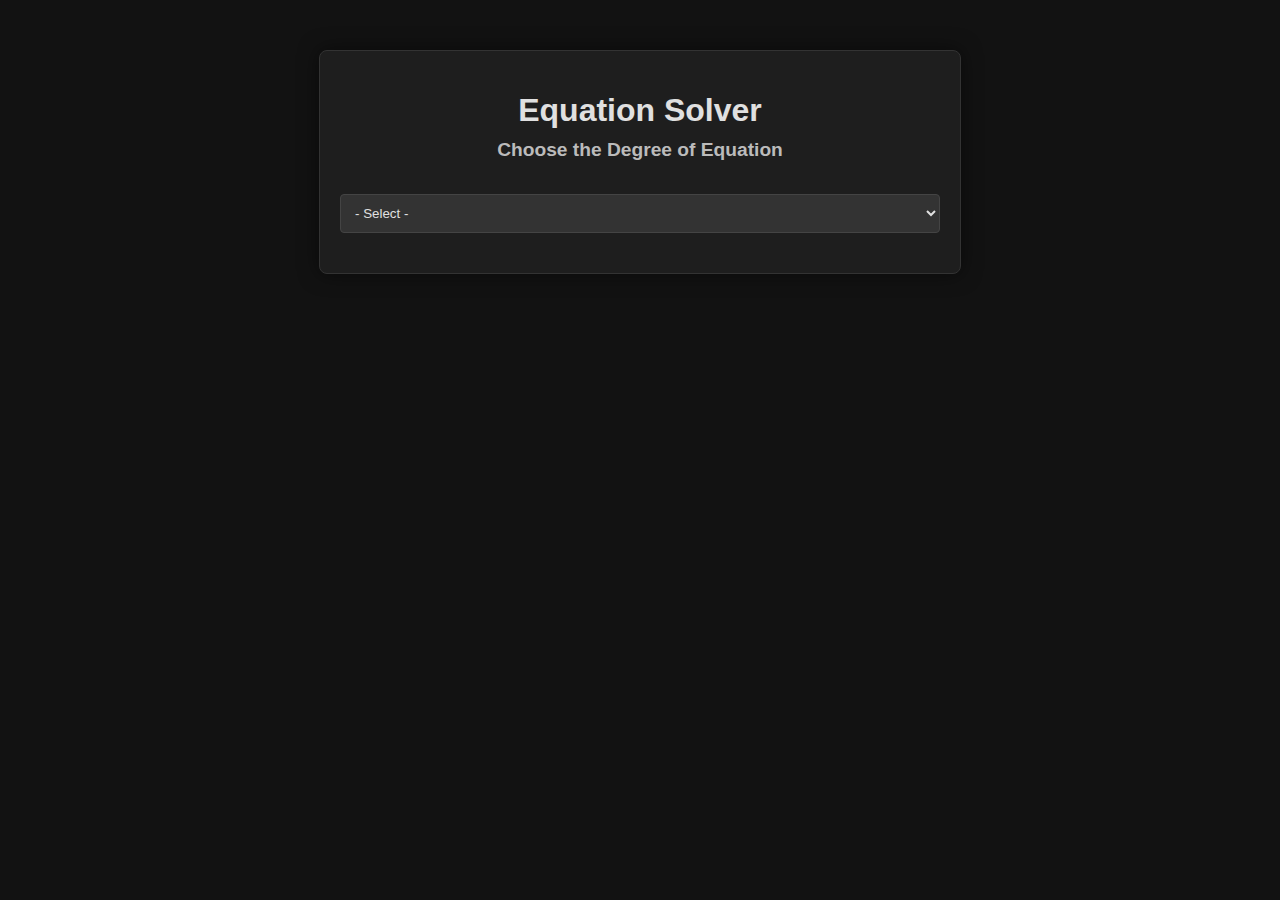
<file: equation.html>
<!DOCTYPE html>
<html lang="en">
<head>
    <meta charset="UTF-8">
    <meta name="viewport" content="width=device-width, initial-scale=1.0">
    <title>Equation Solver</title>
    <link rel="stylesheet" href="equation.css">
</head>
<body>
    <div class="main">
        <h1 class="title">Equation Solver</h1>
        <h5 class="subtitle">Choose the Degree of Equation</h5>
        <select id="equationDegree" class="select-category">
            <option value="">- Select -</option>
            <option value="linear">Linear</option>
            <option value="quadratic">Quadratic</option>
            <option value="cubic">Cubic</option>
        </select>

        <div class="container" id="linearSection" style="display:none;">
            <h2 class="category-title">Linear Equation</h2>
            <h5 class="subtitle">Number of Variables</h5>
            <select id="numVariables" class="select-category">
                <option value="">- Select -</option>
                <option value="1">1</option>
                <option value="2">2</option>
                <option value="3">3</option>
            </select>
            <div id="linearInputs"></div>
            <button onclick="solveLinear()" class="convert-button">Calculate</button>
            <div class="result">
                <p id="linearResult">Result will be displayed here</p>
            </div>
        </div>

        <div class="container" id="quadraticSection" style="display:none;">
            <h2 class="category-title">Quadratic Equation</h2>
            <div class="form-group">
                <label for="qa">Coefficient a:</label>
                <input type="number" id="qa" class="select-category">
            </div>
            <div class="form-group">
                <label for="qb">Coefficient b:</label>
                <input type="number" id="qb" class="select-category">
            </div>
            <div class="form-group">
                <label for="qc">Coefficient c:</label>
                <input type="number" id="qc" class="select-category">
            </div>
            <button onclick="solveQuadratic()" class="convert-button">Calculate</button>
            <div class="result">
                <p id="quadraticResult">Result will be displayed here</p>
            </div>
        </div>

        <div class="container" id="cubicSection" style="display:none;">
            <h2 class="category-title">Cubic Equation</h2>
            <div class="form-group">
                <label for="ca">Coefficient a:</label>
                <input type="number" id="ca" class="select-category">
            </div>
            <div class="form-group">
                <label for="cb">Coefficient b:</label>
                <input type="number" id="cb" class="select-category">
            </div>
            <div class="form-group">
                <label for="cc">Coefficient c:</label>
                <input type="number" id="cc" class="select-category">
            </div>
            <div class="form-group">
                <label for="cd">Coefficient d:</label>
                <input type="number" id="cd" class="select-category">
            </div>
            <button onclick="solveCubic()" class="convert-button">Calculate</button>
            <div class="result">
                <p id="cubicResult">Result will be displayed here</p>
            </div>
        </div>
    </div>
    <script src="equation.js"></script>
</body>
</html>
</file>
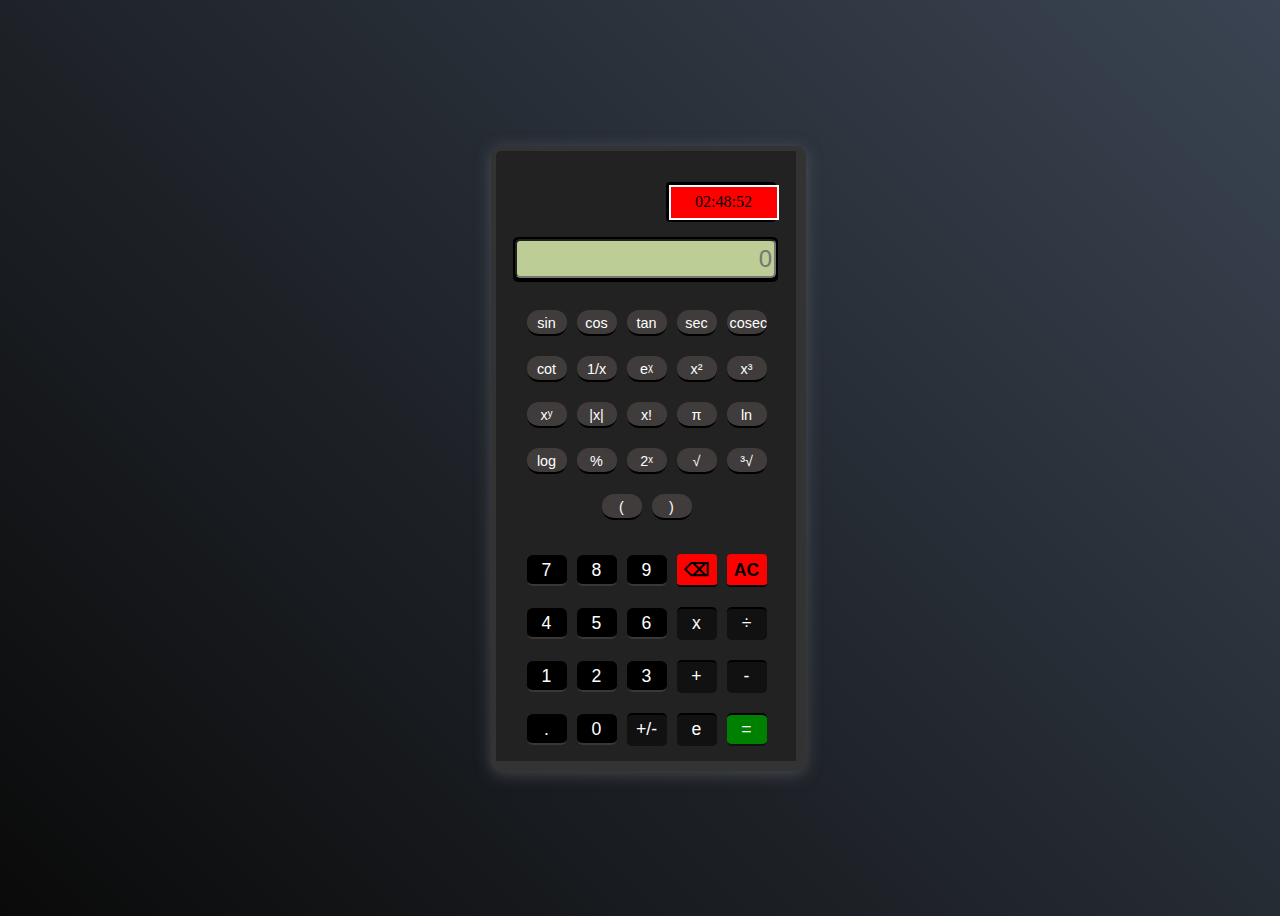
<file: scientific_calculator.html>
<!DOCTYPE html>
<html lang="en">
<head>
    <meta charset="UTF-8">
    <meta name="viewport" content="width=device-width, initial-scale=1.0">
    <title>Scientific Calculator</title>
    <link rel="stylesheet" href="scientific_calculator_styles.css">
</head>
<body onload="startTime()">
    <div class="cal-container">
        <!-- clock -->
        <div class="clock">
            <p id="time">Time goes here</p>
        </div>

        <!-- screen -->
        <div class="display">
            <input type="text" id="screen" placeholder="0" readonly>
        </div>

        <!-- calculator keys -->
        <div class="keys">
            <p>
                <input type="button" value="sin" class="btn btn-sign" onclick="press('sin(')">
                <input type="button" value="cos" class="btn btn-sign" onclick="press('cos(')">
                <input type="button" value="tan" class="btn btn-sign" onclick="press('tan(')">
                <input type="button" value="sec" class="btn btn-sign" onclick="press('sec(')">
                <input type="button" value="cosec" class="btn btn-sign" onclick="press('cosec(')">
            </p>

            <p>
                <input type="button" value="cot" class="btn btn-sign" onclick="press('cot(')">
                <input type="button" value="1/x" class="btn btn-sign" onclick="press('1/')">
                <input type="button" value="eᵡ" class="btn btn-sign" onclick="press('exp(')">
                <input type="button" value="x²" class="btn btn-sign" onclick="press('^2')">
                <input type="button" value="x³" class="btn btn-sign" onclick="press('^3')">
            </p>

            <p>
                <input type="button" value="xʸ" class="btn btn-sign" onclick="press('^(')">
                <input type="button" value="|x|" class="btn btn-sign" onclick="press('abs(')">
                <input type="button" value="x!" class="btn btn-sign" onclick="press('fact(')">
                <input type="button" value="π" class="btn btn-sign" onclick="press(Math.PI)">
                <input type="button" value="ln" class="btn btn-sign" onclick="press('log(')">
            </p>

            <p>
                <input type="button" value="log" class="btn btn-sign" onclick="press('log10(')">
                <input type="button" value="%" class="btn btn-sign" onclick="press('/100')">
                <input type="button" value="2ˣ" class="btn btn-sign" onclick="press('2^(')">
                <input type="button" value="√" class="btn btn-sign" onclick="press('sqrt(')">
                <input type="button" value="³√" class="btn btn-sign" onclick="press('cbrt(')">
            </p>

            <p>
                <input type="button" value="(" class="btn btn-sign" onclick="press('(')">
                <input type="button" value=")" class="btn btn-sign" onclick="press(')')">
            </p>

            <p style="margin-top: 30px;">
                <input type="button" value="7" class="btn btn-num" onclick="press(7)">
                <input type="button" value="8" class="btn btn-num" onclick="press(8)">
                <input type="button" value="9" class="btn btn-num" onclick="press(9)">
                <input type="button" value="⌫" class="btn btn-red" onclick="backspace()">
                <input type="button" value="AC" class="btn btn-red" onclick="clearScreen()">
            </p>
            <p>
                <input type="button" value="4" class="btn btn-num" onclick="press(4)">
                <input type="button" value="5" class="btn btn-num" onclick="press(5)">
                <input type="button" value="6" class="btn btn-num" onclick="press(6)">
                <input type="button" value="x" class="btn btn-opera" onclick="press('*')">
                <input type="button" value="÷" class="btn btn-opera" onclick="press('/')">
            </p>
            <p>
                <input type="button" value="1" class="btn btn-num" onclick="press(1)">
                <input type="button" value="2" class="btn btn-num" onclick="press(2)">
                <input type="button" value="3" class="btn btn-num" onclick="press(3)">
                <input type="button" value="+" class="btn btn-opera" onclick="press('+')">
                <input type="button" value="-" class="btn btn-opera" onclick="press('-')">
            </p>
            <p>
                <input type="button" value="." class="btn btn-num" onclick="press('.')">
                <input type="button" value="0" class="btn btn-num" onclick="press(0)">
                <input type="button" value="+/-" class="btn btn-opera" onclick="press('(-')">
                <input type="button" value="e" class="btn btn-opera" onclick="press(Math.E)">
                <input style="background: green;" type="button" value="=" class="btn btn-opera" onclick="calculate()">
            </p>
        </div>

    </div>
    <script src="scientific_calculator_scripts.js"></script>
</body>
</html>
</file>
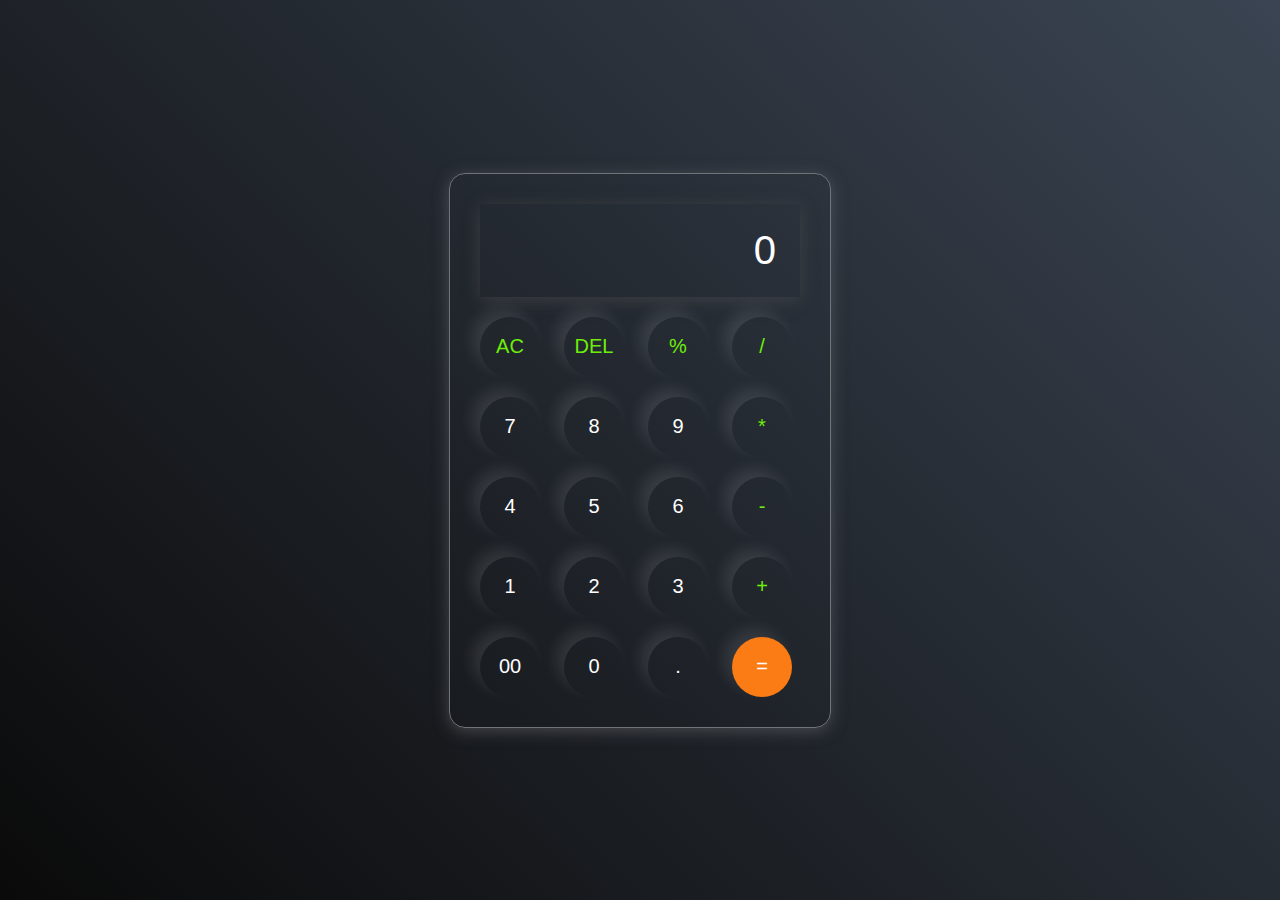
<file: simple_calculator.html>
<!DOCTYPE html>
<html lang="en">
<head>
    <meta charset="UTF-8">
    <meta name="viewport" content="width=device-width, initial-scale=1.0">
    <title>Simple Calculator</title>
    <link rel="stylesheet" href="simple_calculator_style.css">

</head>
<body>
    <div class="calculator">
        <input type="text" placeholder="0" id="inputBox">
        <div>
            <button class="ope">AC</button>
            <button class="ope">DEL</button>
            <button class="ope">%</button>
            <button class="ope">/</button>
        </div>
        <div>
            <button>7</button>
            <button>8</button>
            <button>9</button>
            <button class="ope">*</button>
        </div>
        <div>
            <button>4</button>
            <button>5</button>
            <button>6</button>
            <button class="ope">-</button>
        </div>
        <div>
            <button>1</button>
            <button>2</button>
            <button>3</button>
            <button class="ope">+</button>
        </div>
        <div>
            <button>00</button>
            <button>0</button>
            <button>.</button>
            <button class="eqlbtn">=</button>
        </div>
    </div>
    <script src="simple_calculator_script.js"></script>
</body>
</html>
</file>
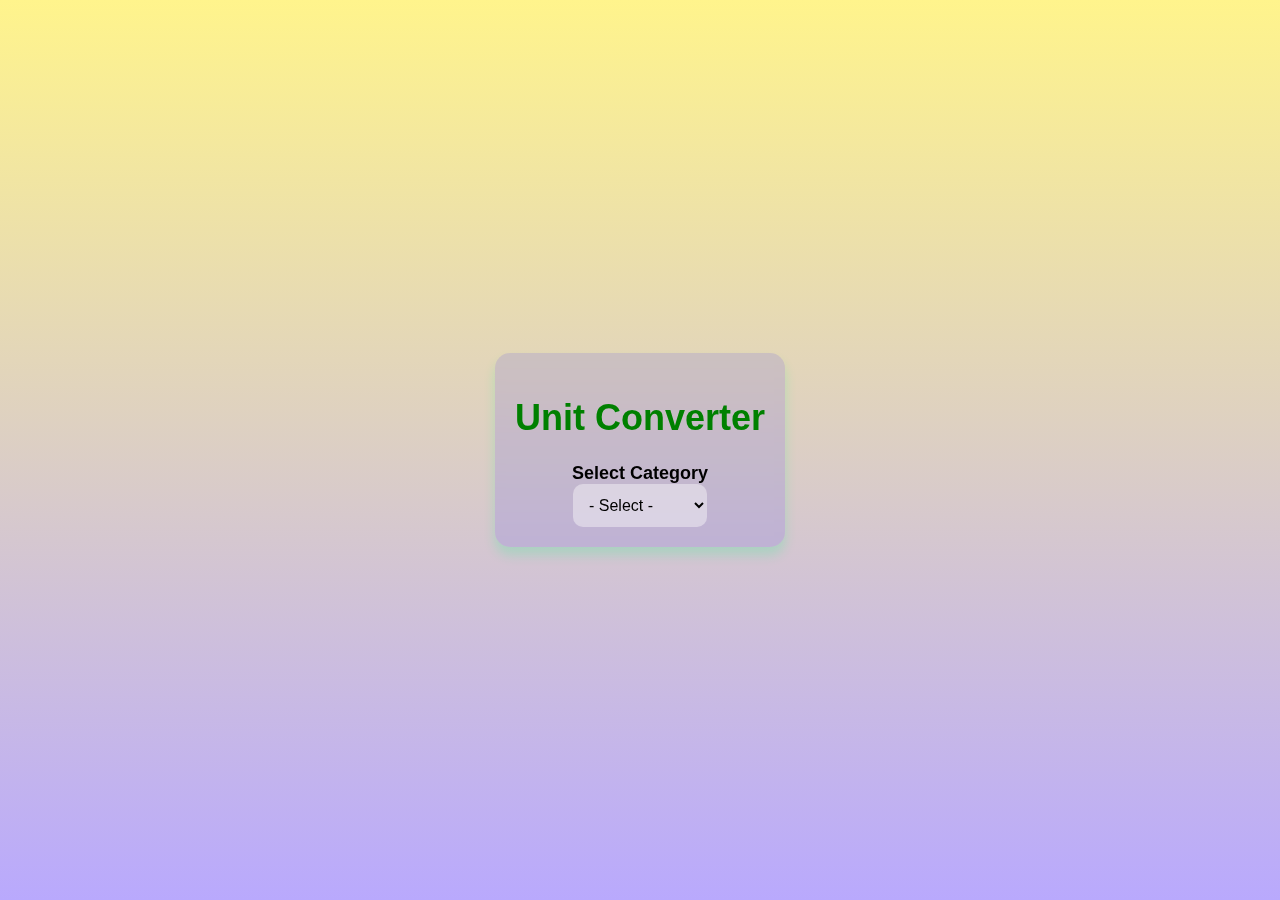
<file: unit_conversion.html>
<!DOCTYPE html>
<html lang="en">
<head>
    <meta charset="UTF-8">
    <meta name="viewport" content="width=device-width, initial-scale=1.0">
    <title>Unit Converter</title>
    <link rel="stylesheet" href="unit_conversion_styles.css">
</head>
<body>
    <div class="main">
        <h1 class="title">Unit Converter</h1>
        <h5 class="subtitle">Select Category</h5>
        <select id="conversionCategory" class="select-category">
            <option value="">- Select -</option>
            <option value="temperature">Temperature</option>
            <option value="area">Area</option>
            <option value="weight">Weight</option>
            <option value="length">Length</option>
            <option value="time">Time</option>
        </select>
        <div class="container">
            <div class="conversion" id="temperature">
                <h2 class="category-title">Temperature</h2>
                <input type="number" id="temperatureInput" class="input" placeholder="Enter value">
                <select id="fromTemperatureUnit" class="unit-select">
                    <option value="celsius">Celsius</option>
                    <option value="kelvin">Kelvin</option>
                    <option value="fahrenheit">Fahrenheit</option>
                </select>
                <span class="arrow"></span>
                <select id="toTemperatureUnit" class="unit-select">
                    <option value="celsius">Celsius</option>
                    <option value="kelvin">Kelvin</option>
                    <option value="fahrenheit">Fahrenheit</option>
                </select>
                <button id="temperatureConvertBtn" class="convert-button">Convert</button>
                <div class="result">
                    <p id="temperatureResult">Result will be displayed here</p>
                </div>
            </div>
            <div class="conversion" id="area">
                <h2 class="category-title">Area</h2>
                <input type="number" id="areaInput" class="input" placeholder="Enter value">
                <select id="fromAreaUnit" class="unit-select">
                    <option value="sqMeter">Square Meter</option>
                    <option value="sqKilometer">Square Kilometer</option>
                    <option value="sqCentimeter">Square Centimeter</option>
                    <option value="sqMillimeter">Square Millimeter</option>
                    <option value="acre">Acre</option>
                    <option value="hectare">Hectare</option>
                    <option value="sqMile">Square Mile</option>
                    <option value="sqYard">Square Yard</option>
                    <option value="sqFoot">Square Foot</option>
                    <option value="sqInch">Square Inch</option>
                </select>
                <span class="arrow"></span>
                <select id="toAreaUnit" class="unit-select">
                    <option value="sqMeter">Square Meter</option>
                    <option value="sqKilometer">Square Kilometer</option>
                    <option value="sqCentimeter">Square Centimeter</option>
                    <option value="sqMillimeter">Square Millimeter</option>
                    <option value="acre">Acre</option>
                    <option value="hectare">Hectare</option>
                    <option value="sqMile">Square Mile</option>
                    <option value="sqYard">Square Yard</option>
                    <option value="sqFoot">Square Foot</option>
                    <option value="sqInch">Square Inch</option>
                </select>
                <button id="areaConvertBtn" class="convert-button">Convert</button>
                <div class="result">
                    <p id="areaResult">Result will be displayed here</p>
                </div>
            </div>
            <div class="conversion" id="weight">
                <h2 class="category-title">Weight</h2>
                <input type="number" id="weightInput" class="input" placeholder="Enter value">
                <select id="fromWeightUnit" class="unit-select">
                    <option value="gram">Gram</option>
                    <option value="kilogram">Kilogram</option>
                    <option value="milligram">Milligram</option>
                    <option value="metricTon">Metric Ton</option>
                    <option value="longTon">Long Ton</option>
                    <option value="shortTon">Short Ton</option>
                    <option value="pound">Pound</option>
                    <option value="ounce">Ounce</option>
                    <option value="carat">Carat</option>
                </select>
                <span class="arrow"></span>
                <select id="toWeightUnit" class="unit-select">
                    <option value="gram">Gram</option>
                    <option value="kilogram">Kilogram</option>
                    <option value="milligram">Milligram</option>
                    <option value="metricTon">Metric Ton</option>
                    <option value="longTon">Long Ton</option>
                    <option value="shortTon">Short Ton</option>
                    <option value="pound">Pound</option>
                    <option value="ounce">Ounce</option>
                    <option value="carat">Carat</option>
                </select>
                <button id="weightConvertBtn" class="convert-button">Convert</button>
                <div class="result">
                    <p id="weightResult">Result will be displayed here</p>
                </div>
            </div>
            <div class="conversion" id="length">
                <h2 class="category-title">Length</h2>
                <input type="number" id="lengthInput" class="input" placeholder="Enter value">
                <select id="fromLengthUnit" class="unit-select">
                    <option value="meter">Meter</option>
                    <option value="kilometer">Kilometer</option>
                    <option value="centimeter">Centimeter</option>
                    <option value="millimeter">Millimeter</option>
                    <option value="mile">Mile</option>
                    <option value="yard">Yard</option>
                    <option value="foot">Foot</option>
                    <option value="inch">Inch</option>
                </select>
                <span class="arrow"></span>
                <select id="toLengthUnit" class="unit-select">
                    <option value="meter">Meter</option>
                    <option value="kilometer">Kilometer</option>
                    <option value="centimeter">Centimeter</option>
                    <option value="millimeter">Millimeter</option>
                    <option value="mile">Mile</option>
                    <option value="yard">Yard</option>
                    <option value="foot">Foot</option>
                    <option value="inch">Inch</option>
                </select>
                <button id="lengthConvertBtn" class="convert-button">Convert</button>
                <div class="result">
                    <p id="lengthResult">Result will be displayed here</p>
                </div>
            </div>
            <div class="conversion" id="time">
                <h2 class="category-title">Time</h2>
                <input type="number" id="timeInput" class="input" placeholder="Enter value">
                <select id="fromTimeUnit" class="unit-select">
                    <option value="second">Second</option>
                    <option value="minute">Minute</option>
                    <option value="hour">Hour</option>
                    <option value="day">Day</option>
                    <option value="week">Week</option>
                    <option value="month">Month</option>
                    <option value="year">Year</option>
                </select>
                <span class="arrow"></span>
                <select id="toTimeUnit" class="unit-select">
                    <option value="second">Second</option>
                    <option value="minute">Minute</option>
                    <option value="hour">Hour</option>
                    <option value="day">Day</option>
                    <option value="week">Week</option>
                    <option value="month">Month</option>
                    <option value="year">Year</option>
                </select>
                <button id="timeConvertBtn" class="convert-button">Convert</button>
                <div class="result">
                    <p id="timeResult">Result will be displayed here</p>
                </div>
            </div>
        </div>
    </div>
    <script src="unit_conversion_scripts.js"></script>
</body>
</html>
</file>
<file: equation.css>
body {
    font-family: Arial, sans-serif;
    background-color: #121212;
    color: #e0e0e0;
    margin: 0;
    padding: 0;
}

.main {
    max-width: 600px;
    margin: 50px auto;
    padding: 20px;
    background: #1e1e1e;
    box-shadow: 0 0 20px rgba(0, 0, 0, 0.5);
    border-radius: 8px;
    border: 1px solid #333;
}

.title {
    text-align: center;
    color: #e0e0e0;
    font-size: 2em;
    margin-bottom: 10px;
}

.subtitle {
    text-align: center;
    margin-top: 10px;
    color: #bbbbbb;
    font-size: 1.2em;
}

.select-category {
    display: block;
    width: 100%;
    padding: 10px;
    margin: 20px 0;
    border-radius: 4px;
    background: #333;
    color: #e0e0e0;
    border: 1px solid #444;
}

.select-category:focus {
    outline: none;
    border-color: #555;
}

button {
    display: block;
    width: 100%;
    padding: 10px;
    margin: 20px 0;
    border-radius: 4px;
    background: #444;
    color: #e0e0e0;
    border: 1px solid #555;
    cursor: pointer;
    transition: background 0.3s ease;
}

button:hover {
    background: #555;
}

.result {
    text-align: center;
    margin-top: 20px;
    font-size: 1.5em;
    color: #00ff00; /* Green color for result text */
}

@media (max-width: 600px) {
    .main {
        margin: 20px;
        padding: 15px;
    }

    .title {
        font-size: 1.5em;
    }

    .subtitle {
        font-size: 1em;
    }

    .form-group {
        text-align: center;
    }

    .select-category {
        width: 80%;
        margin: 10px auto;
    }

    button {
        padding: 8px;
    }
}
</file>
<file: scientific_calculator_styles.css>
body {
    width: 100%;
    height: 100vh;
    display: flex;
    justify-content: center;
    align-items: center;
    background: linear-gradient(45deg, #0a0a0a, #3a4452);
}

.cal-container {
    background: #222;
    width: 300px;
    height: 610px;
    text-align: center;
    border: 5px solid #333;
    border-radius: 10px;
    border-right: 10px solid #333;
    border-bottom: 10px solid #333;
    box-shadow: 0px 3px 16px rgba(113, 115, 119, 0.5);
}

.clock{
    position: relative;
    top: 15px;
    height: 40px;
    width: 110px;
    border-radius: 4px;
    left: 170px;
    background: black;
    text-align: center;
}

#time{
    color: black;
    position: relative;
    background: red;
    height: 25px;
    top: 3px;
    left: 3px;
    padding-top: 6px;text-align: center;
    border: 2px solid white;


}

.display{
    background-color: black;
    height: 45px;
    position: relative;
    display: inline-block;
    top: 30px;
    width: 265px;
    border-radius: 5px;
}

#screen{
    position: relative;
    height: 33px;
    top: 2.5px;
    width: 253px;
    background: #bccd95;
    text-align: right;
    font-size: 1.5em;
    border-radius: 5px;
}

.keys{
    position: relative;
    top: 40px;

}
.btn{
    color: black;
    background: lightsteelblue;
    cursor: pointer;
    width: 40px;
    margin: 2px 2px 2px 4px;
    font-size: 0.9em;
    text-align: center;
    border: none;
    border-top: 2px solid transparent;
    padding: 3px;
}

.btn-sign{
    background: #413c3c;
    color: white;
    border-radius: 12px;
    border-top: 2px solid #413c3c;
    border-bottom: 2px solid #000;

}

.btn-num{
    background-color: black;
    color: white;
    font-size: 1.1em;
    border-radius: 6px;
    border-bottom: 2px solid #3b3737;
    border-top: 2px solid black;
}

.btn-num:active{
    border-top: 2px solid #3b3737;
    border-bottom: 2px solid black;

}

.btn-red{
    background: red;
    padding: 4px;
    color: #000;
    font-size: 1.1em;
    border-radius: 4px;
    border-bottom: 2px solid #000;
    border-top: 2px solid red;
    font-weight: 600;

}

.btn-red:active{
    border-top: 2px solid #000;
    border-bottom: 2px solid red;
}

.btn-opera{
    background: #111;
    color: #fff;
    padding: 4px;
    font-size: 1.1em;
    border-radius: 5px;
    border-bottom: 2px solid #111;
    border-top: 2px solid #000;
}

.btn-opera:active{
    border-top: 2px solid #111;
    border-bottom: 2px solid #000;
}
</file>
<file: simple_calculator_style.css>
@import url('https://fonts.googleapis.com/css2?family=Poppins:ital,wght@0,100;0,200;0,300;0,400;0,500;0,600;0,700;0,800;0,900;1,100;1,200;1,300;1,400;1,500;1,600;1,700;1,800;1,900&display=swap');
*{
    margin: 0;
    padding: 0;
    box-sizing: border-box;
}
body{
    width: 100%;
    height: 100vh;
    display: flex;
    justify-content: center;
    align-items: center;
    background: linear-gradient(45deg, #0a0a0a, #3a4452);
}

.calculator{
    border:1px solid #717377;
    padding: 20px;
    border-radius: 16px;
    background-color: transparent;
    box-shadow: 0px 3px 16px rgba(113, 115, 119, 0.5);
}

input{
    width: 320px;
    border: none;
    padding: 24px;
    margin: 10px;
    background: transparent;
    box-shadow: 0px 3px 15px rgba(84, 84, 84, 0.5);
    font-size: 40px;
    text-align: right;
    cursor: pointer;
    color: #ffffff;
}

input::placeholder{
    color: #ffffff;
}

button{
    border: none;
    width: 60px;
    height: 60px;
    margin: 10px;
    border-radius: 50%;
    background: transparent;
    color: #ffffff;
    font-size: 20px;
    box-shadow: -8px -8px 15px rgba(255, 255, 255, 0.1);
    cursor: pointer;
    transition-property: scale;
    transition-duration: 0.3s;
}

button:hover{
    scale: 1.1;
    box-shadow: -8px -8px 15px rgba(144, 238, 144, 0.5);

}
.eqlbtn{
    background-color: #fb7c14;
}
.ope{
    color: #6dee0a;
    
}
</file>
<file: unit_conversion_styles.css>
body { 
	background-image: linear-gradient( 
		#fff48c, 
		#b9a9fd
	); 
	display: flex; 
	justify-content: center; 
	align-items: center; 
	height: 100vh; 
	margin: 0; 
	font-family: "Arial", sans-serif; 
	overflow: hidden; 
} 
.main { 
	background: rgba(4, 0, 255, 0.1); 
	padding: 20px; 
	border-radius: 15px; 
	box-shadow: 0 8px 12px
		rgba(0, 255, 128, 0.2); 
	backdrop-filter: blur(5px); 
	text-align: center; 
	animation: fadeIn 0.5s ease-in-out; 
} 
@keyframes fadeIn { 
	from { 
		opacity: 0; 
	} 
	to { 
		opacity: 1; 
	} 
} 
.title { 
	font-size: 36px; 
	color: green; 
} 
.subtitle { 
	margin: 0; 
	font-size: 18px; 
	color: rgb(0, 0, 0); 
} 
.select-category, 
.unit-select, 
.input { 
	padding: 12px; 
	font-size: 16px; 
	border: none; 
	background: rgba( 
		255, 
		255, 
		255, 
		0.4
	); 
	color: rgb(0, 0, 0); 
	border-radius: 10px; 
} 
.arrow { 
	font-size: 20px; 
	color: #3494e6; 
} 
.convert-button { 
	padding: 12px 24px; 
	font-size: 16px; 
	background: #f9a826; 
	color: #fff; 
	border: none; 
	border-radius: 10px; 
	cursor: pointer; 
	transition: background 0.3s; 
} 
.convert-button:hover { 
	background: #ecd56e; 
} 
.result { 
	background: rgba( 
		255, 
		255, 
		255, 
		0.3
	); 
	padding: 10px; 
	margin: 10px; 
	border-radius: 10px; 
	animation: fadeIn 0.5s ease-in-out; 
} 
.result p { 
	font-size: 18px; 
	color: rgb(0, 0, 0); 
} 
.conversion { 
	background: rgba(255, 0, 0, 0.3); 
	padding: 20px; 
	margin: 10px; 
	border-radius: 15px; 
	backdrop-filter: blur(5px); 
	transition: transform 0.3s, 
		box-shadow 0.3s; 
	animation: fadeIn 0.5s ease-in-out; 
} 
.conversion:hover { 
	transform: scale(1.03); 
	box-shadow: 0 10px 16px
		rgba(0, 0, 0, 0.25); 
}
</file>
